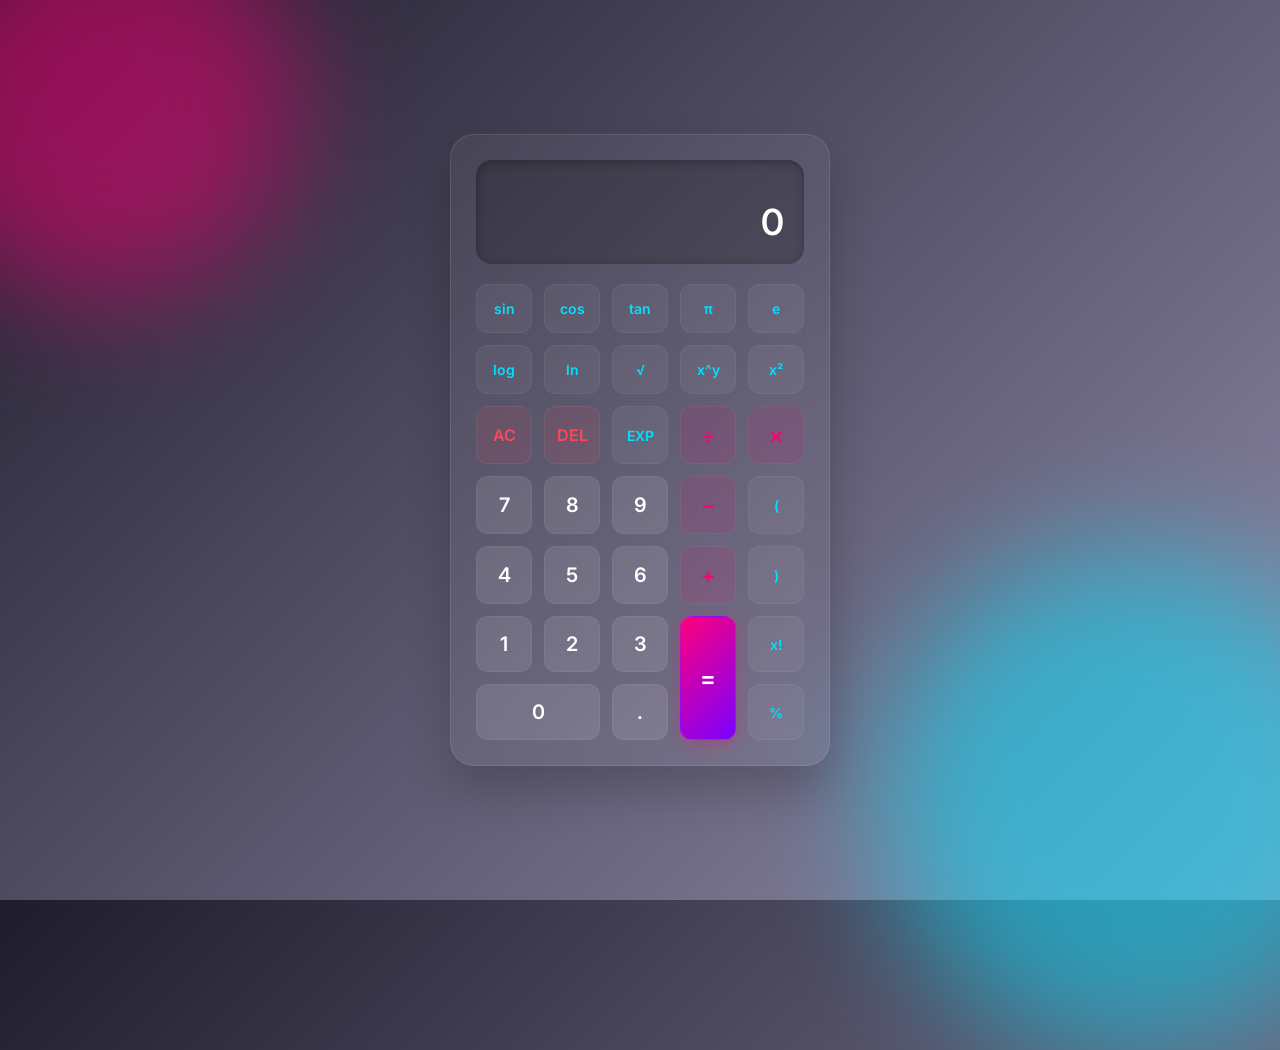
<file: index.html>
<!DOCTYPE html>
<html lang="es">
<head>
    <meta charset="UTF-8">
    <meta name="viewport" content="width=device-width, initial-scale=1.0">
    <title>Calculadora Científica</title>
    <link href="https://fonts.googleapis.com/css2?family=Inter:wght@300;400;600&display=swap" rel="stylesheet">
    <link rel="stylesheet" href="style.css">
</head>
<body>
    <div class="calculator">
        <div class="display">
            <div class="previous-operand" id="previous-operand"></div>
            <div class="current-operand" id="current-operand">0</div>
        </div>
        <div class="buttons">
            <!-- Scientific Functions -->
            <button class="btn btn-sci" data-action="sin">sin</button>
            <button class="btn btn-sci" data-action="cos">cos</button>
            <button class="btn btn-sci" data-action="tan">tan</button>
            <button class="btn btn-sci" data-action="pi">π</button>
            <button class="btn btn-sci" data-action="e">e</button>

            <button class="btn btn-sci" data-action="log">log</button>
            <button class="btn btn-sci" data-action="ln">ln</button>
            <button class="btn btn-sci" data-action="sqrt">√</button>
            <button class="btn btn-sci" data-action="pow">x^y</button>
            <button class="btn btn-sci" data-action="square">x²</button>

            <!-- Special Controls -->
            <button class="btn btn-action" data-action="clear">AC</button>
            <button class="btn btn-action" data-action="delete">DEL</button>
            <button class="btn btn-sci" data-action="exp">EXP</button>
            <button class="btn btn-operator" data-action="divide">÷</button>
            <button class="btn btn-operator" data-action="multiply">×</button>

            <!-- Numbers & Operators -->
            <button class="btn btn-number" data-number="7">7</button>
            <button class="btn btn-number" data-number="8">8</button>
            <button class="btn btn-number" data-number="9">9</button>
            <button class="btn btn-operator" data-action="subtract">−</button>
            <button class="btn btn-sci" data-action="open-paren">(</button>

            <button class="btn btn-number" data-number="4">4</button>
            <button class="btn btn-number" data-number="5">5</button>
            <button class="btn btn-number" data-number="6">6</button>
            <button class="btn btn-operator" data-action="add">+</button>
            <button class="btn btn-sci" data-action="close-paren">)</button>

            <button class="btn btn-number" data-number="1">1</button>
            <button class="btn btn-number" data-number="2">2</button>
            <button class="btn btn-number" data-number="3">3</button>
            <button class="btn btn-operator btn-equals" data-action="calculate" style="grid-row: span 2;">=</button>
            <button class="btn btn-sci" data-action="fact">x!</button>

            <button class="btn btn-number" data-number="0" style="grid-column: span 2;">0</button>
            <button class="btn btn-number" data-number=".">.</button>
            <button class="btn btn-sci" data-action="percent">%</button>
        </div>
    </div>
    <script src="script.js"></script>
</body>
</html>
</file>
<file: style.css>
* {
    margin: 0;
    padding: 0;
    box-sizing: border-box;
    font-family: 'Inter', sans-serif;
}

body {
    display: flex;
    justify-content: center;
    align-items: center;
    min-height: 100vh;
    background: linear-gradient(135deg, #1f1c2c, #928dab);
    background-size: cover;
    overflow: hidden;
}

/* Background animated shapes */
body::before, body::after {
    content: '';
    position: absolute;
    border-radius: 50%;
    z-index: -1;
    filter: blur(60px);
}

body::before {
    width: 400px;
    height: 400px;
    background: #ff007a;
    top: -100px;
    left: -100px;
    opacity: 0.5;
    animation: float 8s infinite alternate;
}

body::after {
    width: 500px;
    height: 500px;
    background: #00e1ff;
    bottom: -150px;
    right: -100px;
    opacity: 0.5;
    animation: float 12s infinite alternate-reverse;
}

@keyframes float {
    0% { transform: translate(0, 0); }
    100% { transform: translate(50px, 50px); }
}

.calculator {
    background: rgba(255, 255, 255, 0.05);
    backdrop-filter: blur(20px);
    -webkit-backdrop-filter: blur(20px);
    border: 1px solid rgba(255, 255, 255, 0.1);
    border-radius: 24px;
    padding: 25px;
    width: 380px;
    box-shadow: 0 25px 45px rgba(0, 0, 0, 0.2);
}

.display {
    background: rgba(0, 0, 0, 0.2);
    border-radius: 16px;
    padding: 20px;
    margin-bottom: 20px;
    text-align: right;
    box-shadow: inset 0 2px 10px rgba(0, 0, 0, 0.3);
    min-height: 100px;
    display: flex;
    flex-direction: column;
    justify-content: space-between;
    word-break: break-all;
}

.previous-operand {
    color: rgba(255, 255, 255, 0.6);
    font-size: 14px;
    min-height: 20px;
}

.current-operand {
    color: #fff;
    font-size: 36px;
    font-weight: 600;
}

.buttons {
    display: grid;
    grid-template-columns: repeat(5, 1fr);
    gap: 12px;
}

.btn {
    border: none;
    outline: none;
    background: rgba(255, 255, 255, 0.05);
    color: #fff;
    font-size: 16px;
    border-radius: 12px;
    padding: 15px 0;
    cursor: pointer;
    transition: all 0.2s ease;
    border: 1px solid rgba(255, 255, 255, 0.05);
    display: flex;
    justify-content: center;
    align-items: center;
}

.btn:hover {
    background: rgba(255, 255, 255, 0.15);
    transform: translateY(-2px);
    box-shadow: 0 5px 15px rgba(0, 0, 0, 0.2);
}

.btn:active {
    transform: translateY(1px);
}

.btn-number {
    font-size: 20px;
    font-weight: 600;
    background: rgba(255, 255, 255, 0.1);
}

.btn-sci {
    color: #00e1ff;
    font-size: 14px;
    font-weight: 600;
}

.btn-operator {
    color: #ff007a;
    font-size: 22px;
    font-weight: 600;
    background: rgba(255, 0, 122, 0.1);
}

.btn-action {
    color: #ff4757;
    font-weight: 600;
    background: rgba(255, 71, 87, 0.1);
}

.btn-equals {
    background: linear-gradient(135deg, #ff007a, #7a00ff);
    color: white;
    font-size: 24px;
    box-shadow: 0 4px 15px rgba(255, 0, 122, 0.3);
}

.btn-equals:hover {
    background: linear-gradient(135deg, #ff1a8a, #8f1aff);
    box-shadow: 0 6px 20px rgba(255, 0, 122, 0.5);
}
</file>
